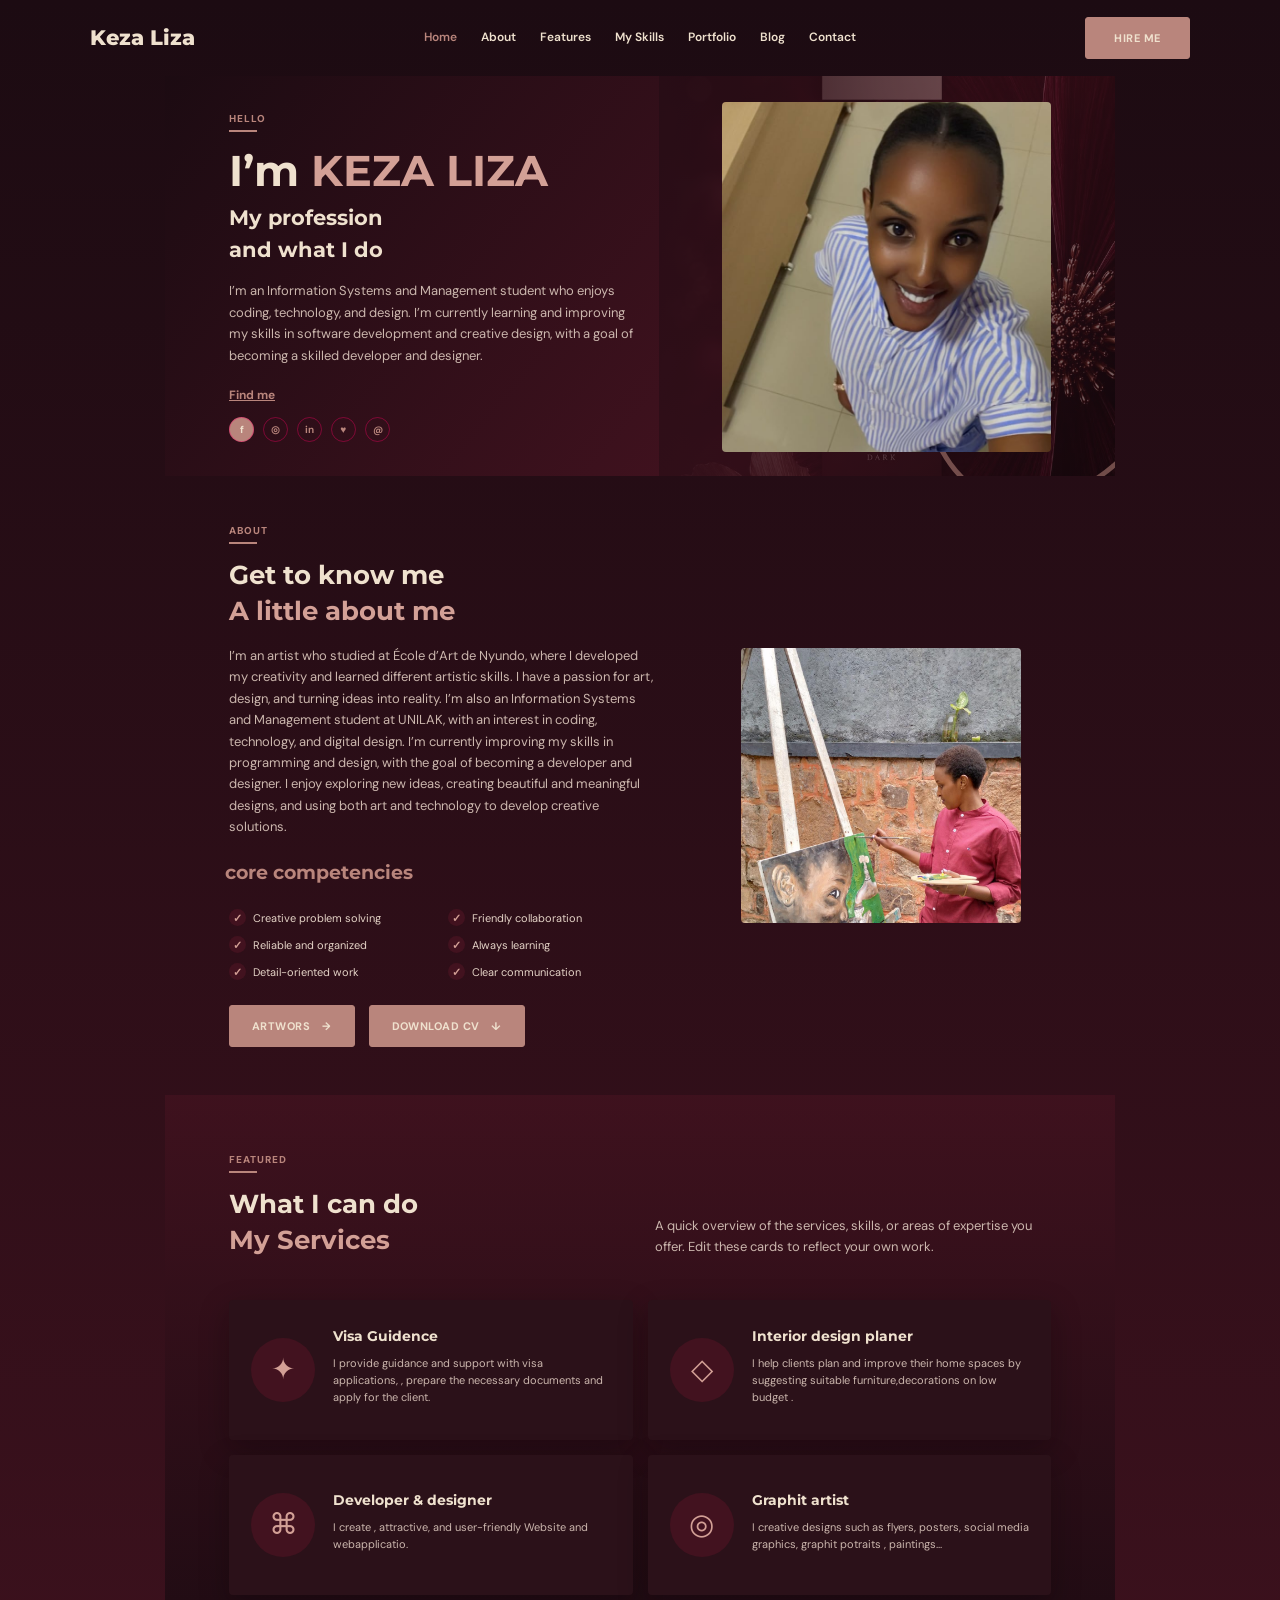
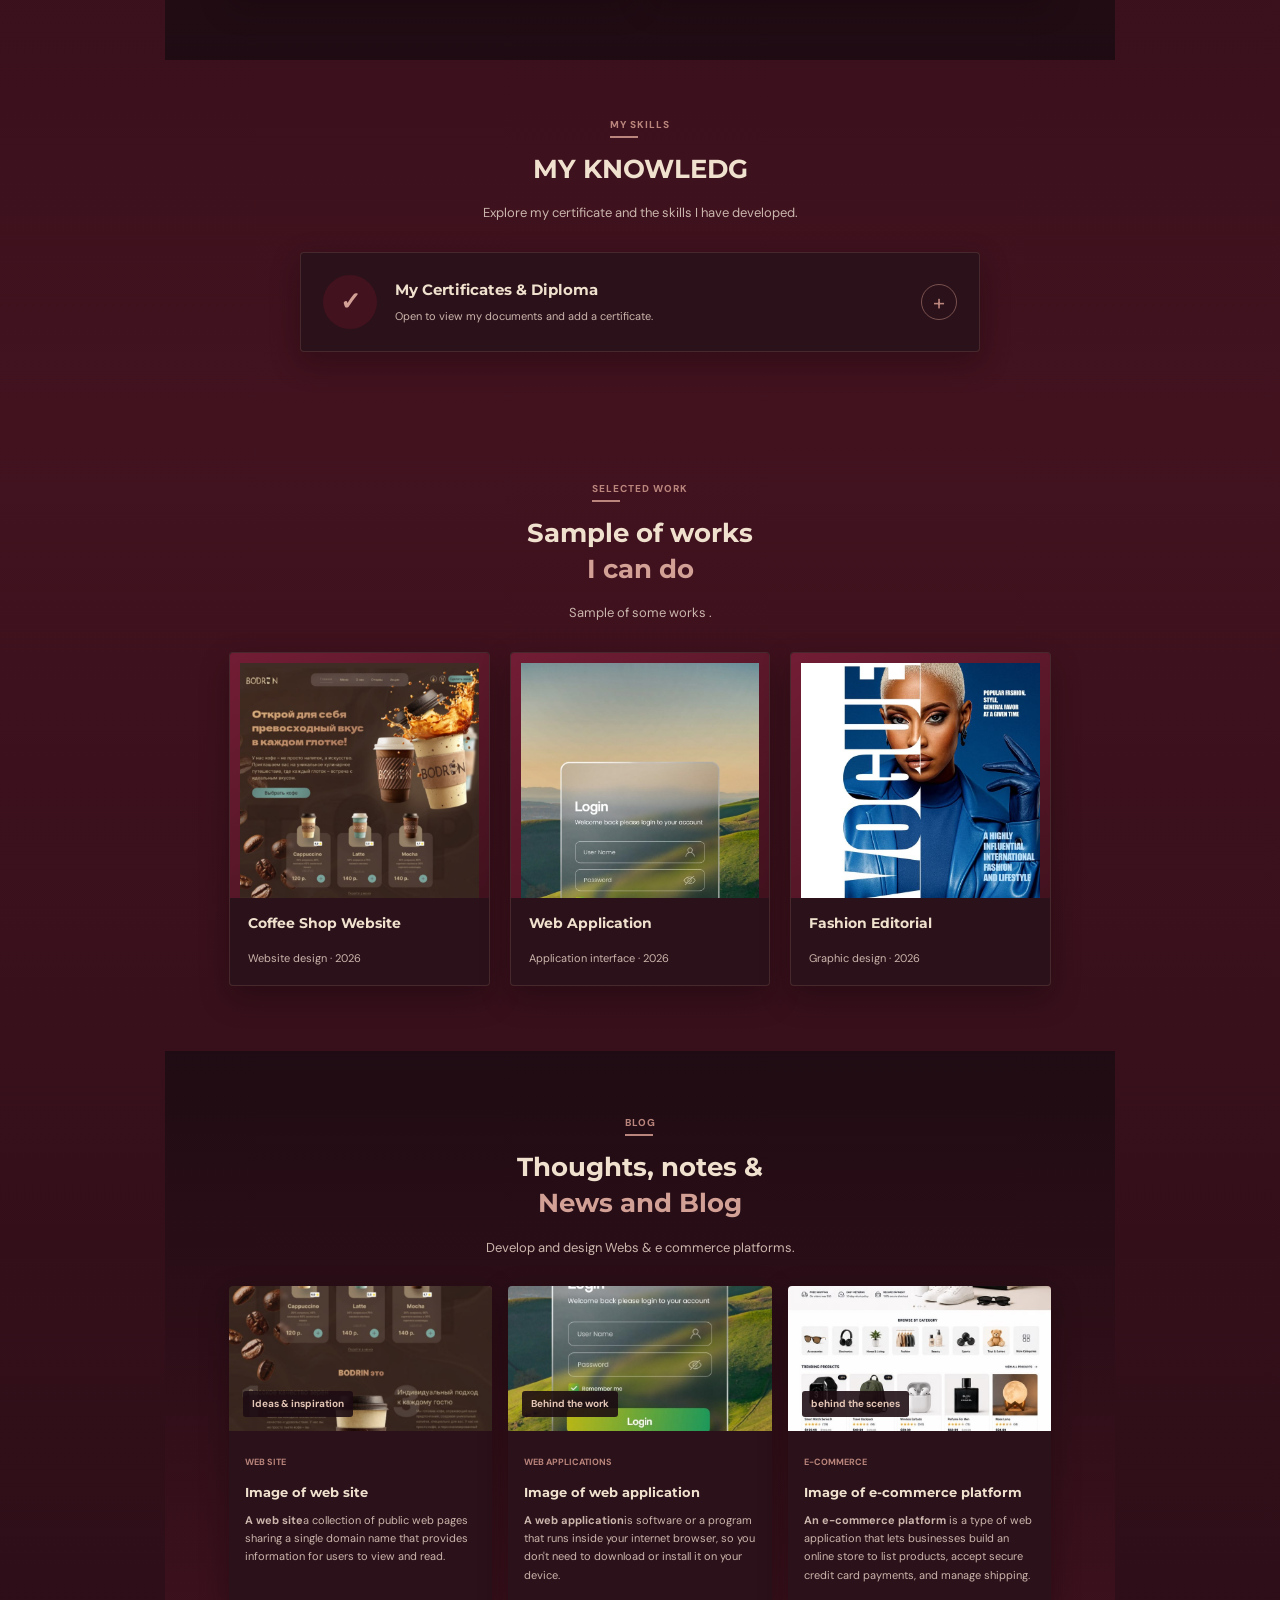
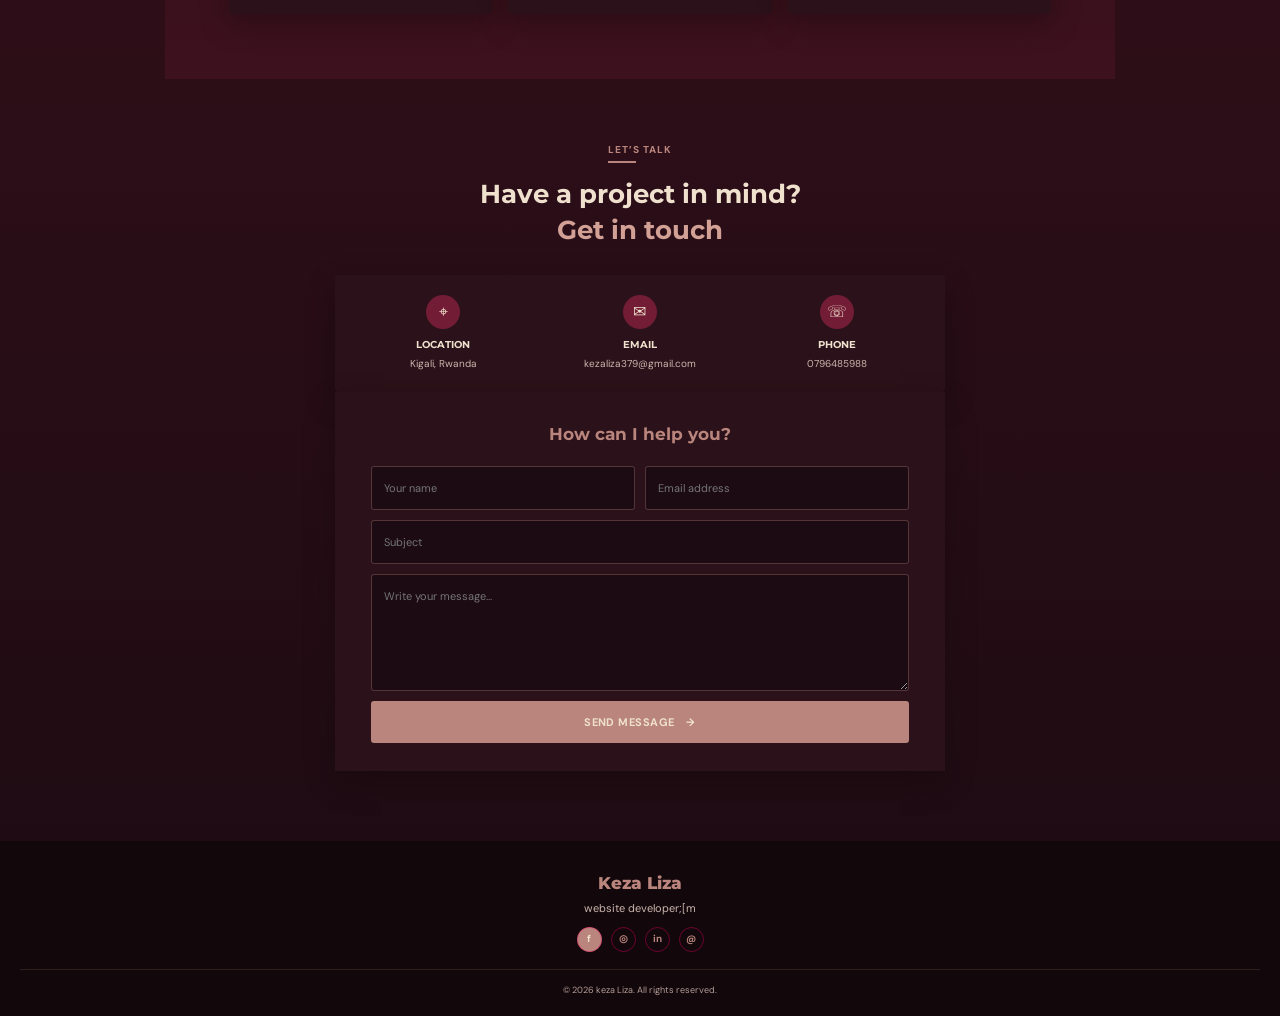
<file: index.html>
<!doctype html>
<html lang="en">
<head>
  <meta charset="utf-8">
  <meta name="viewport" content="width=device-width, initial-scale=1">
  <meta name="description" content="Personal portfolio of Your Name.">
  <title>Your Name | My personal profile</title>
  <link rel="stylesheet" href="styles.css">
</head>
<body>
  <header class="site-header">
    <a class="brand" href="#home">Keza Liza</a>
    <nav class="main-nav" aria-label="Main navigation">
      <a class="nav-current" href="#home">Home</a>
      <a href="#about">About</a>
      <a href="#services">Features</a>
      <a href="#skills">My Skills</a>
      <a href="#portfolio">Portfolio</a>
      <a href="#blog">Blog</a>
      <a href="#contact">Contact</a>
    </nav>
    <a class="button header-button" href="#contact">Hire me</a>
  </header>

  <main>
    <section class="hero hero-container section-wrap" id="home">
      <div class="hero-content">
        <p class="eyebrow">Hello</p>
        <h1>I’m <span>KEZA LIZA</span></h1>
        <h2>My profession<br>and what I do</h2>
        <p class="intro-text">I’m an Information Systems and Management student who enjoys coding, technology, and design. I’m currently learning and improving my skills in software development and creative design, with a goal of becoming a skilled developer and designer.</p>
        <a class="text-link" href="#contact">Find me</a>
        <div class="social-links" aria-label="Social links">
          <a href="https://www.facebook.com/keza.liza.71" aria-label="Facebook" target="_blank" rel="noopener noreferrer">f</a>
          <a href="https://www.instagram.com/k.e.z.a_l.i.z.a?stkn=MXdlN2VhcmMwejMxbA%3D%3D&amp;utm_source=qr" aria-label="Instagram" target="_blank" rel="noopener noreferrer">◎</a>
          <a href="#https://www.linkedin.com/in/keza-liza-58833b394/" aria-label="LinkedIn">in</a>
          <a href="#contact" aria-label="Twitter">♥</a>
          <a href="https://mail.google.com/mail/?view=cm&amp;fs=1&amp;to=kezaliza379@gmail.com" target="_blank" rel="noopener noreferrer" aria-label="Email">@</a>
        </div>
      </div>
      <div class="hero-image-container">
        <img src="WhatsApp Image 2026-10-05 at 12.53.48.jpeg" alt="Portrait of Your Name">
      </div>
      <span class="hero-swoosh" aria-hidden="true"></span>
    </section>

    <section class="about section-wrap" id="about">
      <div class="about-copy">
        <p class="eyebrow">About</p>
        <h2>Get to know me<br><span>A little about me</span></h2>
        <p class="section-description">I’m an artist who studied at École d’Art de Nyundo, where I developed my creativity and learned different artistic skills. I have a passion for art, design, and turning ideas into reality. I’m also an Information Systems and Management student at UNILAK, with an interest in coding, technology, and digital design. I’m currently improving my skills in programming and design, with the goal of becoming a developer and designer. I enjoy exploring new ideas, creating beautiful and meaningful designs, and using both art and technology to develop creative solutions.</p>
        <h3 class="comp">core competencies</h3>
        <ul class="check-list">
          <li>Creative problem solving</li>
          <li>Friendly collaboration</li>
          <li>Reliable and organized</li>
          <li>Always learning</li>
          <li>Detail-oriented work</li>
          <li>Clear communication</li>
        </ul>
        <div class="button-row">
          <a class="button" href="qr code.jpg" target="_blank" rel="noopener">Artwors <span>→</span></a>
          <a class="button" href="KEZA%20LIZA%27s%20CV.pdf" download="KEZA LIZA's CV.pdf">Download CV <span>↓</span></a>
        </div>
      </div>
      <div class="about-photo">
        <img src="me.jpeg" alt="A glowing globe held in an outstretched hand">click on the qr code to  see my artwork.
      </div>
    </section>

    <section class="services section-wrap" id="services">
      <div class="section-heading">
        <div>
          <p class="eyebrow">Featured</p>
          <h2>What I can do<br><span>My Services</span></h2>
        </div>
        <p class="section-description">A quick overview of the services, skills, or areas of expertise you offer. Edit these cards to reflect your own work.</p>
      </div>
      <div class="service-grid">
        <article class="service-card">
          <div class="service-icon">✦</div>
          <div><h3>Visa Guidence</h3><p>
I provide guidance and support with visa applications, , prepare the necessary documents and apply for the client.</p><a href="#contact" aria-label="Learn about Service One"></a></div>
        </article>
        <article class="service-card">
          <div class="service-icon">◇</div>
          <div><h3>Interior design planer</h3><p>I help clients plan and improve their home spaces by suggesting suitable furniture,decorations on low budget .</p><a href="#contact" aria-label="Learn about Service Two"></a></div>
        </article>
        <article class="service-card">
          <div class="service-icon">⌘</div>
          <div><h3> Developer & designer</h3><p>I create , attractive, and user-friendly Website and webapplicatio.</p><a href="#contact" aria-label="Learn about Service Three"></a></div>
        </article>
        <article class="service-card">
          <div class="service-icon">◎</div>
          <div><h3>Graphit artist</h3><p>I creative designs such as flyers, posters, social media graphics,  graphit potraits , paintings...</gp><a href="#contact" aria-label="Learn about Service Four"></a></div>
        </article>
      </div>
    </section>

    <section class="skills section-wrap" id="skills">
      <p class="eyebrow">My skills</p>
      <h2>MY KNOWLEDG</h2>
      <p class="section-description centered">Explore my certificate and the skills I have developed.</p>
      <details class="knowledge-card">
        <summary class="knowledge-summary">
          <span class="certificate-icon" aria-hidden="true">✓</span>
          <span class="certificate-copy">
            <span class="knowledge-title">My Certificates &amp; Diploma</span>
            <span class="knowledge-description">Open to view my documents and add a certificate.</span>
          </span>
          <span class="knowledge-toggle" aria-hidden="true">+</span>
        </summary>
        <div class="knowledge-content">
          <div class="certificate-list" aria-label="Certificates and diplomas">
            <div class="certificate-item">
              <div class="certificate-icon" aria-hidden="true">✓</div>
              <div class="certificate-copy">
                <h3>My Certificate</h3>
                <p>View or download my certificate.</p>
              </div>
              <div class="certificate-actions">
                <a class="button button-outline" href="my%20celeteficat.pdf" target="_blank" rel="noopener noreferrer">View <span>↗</span></a>
                <a class="button" href="my%20celeteficat.pdf" download>Download <span>↓</span></a>
              </div>
            </div>
            <div class="certificate-item">
              <div class="certificate-icon" aria-hidden="true">✓</div>
              <div class="certificate-copy">
                <h3>My Diploma</h3>
                <p>View or download my diploma.</p>
              </div>
              <div class="certificate-actions">
                <a class="button button-outline" href="diploma%20keza.pdf" target="_blank" rel="noopener noreferrer">View <span>↗</span></a>
                <a class="button" href="diploma%20keza.pdf" download>Download <span>↓</span></a>
              </div>
            </div>
          </div>
          <div class="certificate-manager">
            <div class="certificate-manager-copy">
              <p>Select one or more PDF or image files. Added files are saved in this browser on this device.</p>
            </div>
            <label class="button add-certificate-button" for="certificate-upload" aria-label="Add certificate" title="Add certificate"><span aria-hidden="true">+</span></label>
            <input class="visually-hidden" id="certificate-upload" type="file" accept=".pdf,application/pdf,image/*" multiple disabled>
            <p class="certificate-status" id="certificate-status" role="status" aria-live="polite">Loading saved certificates…</p>
            <div class="added-certificates" id="added-certificates" aria-label="Added certificates"></div>
          </div>
        </div>
      </details>
    </section>

    <section class="portfolio section-wrap" id="portfolio">
      <p class="eyebrow">Selected work</p>
      <h2>Sample of works<br><span>I can do</span></h2>
      <p class="section-description centered">Sample of some works  .</p>
      <div class="project-grid">
        <article class="project-card"><div class="project-art"><img src="coffee-website.jpg" alt="Coffee shop website design with featured drinks"></div><h3>Coffee Shop Website</h3><p>Website design · 2026</p></article>
        <article class="project-card"><div class="project-art"><img src="web-application.jpg" alt="Web application login screen design"></div><h3>Web Application</h3><p>Application interface · 2026</p></article>
        <article class="project-card"><div class="project-art"><img src="fashion-editorial.jpg" alt="Fashion editorial poster design featuring a model in a blue outfit"></div><h3>Fashion Editorial</h3><p>Graphic design · 2026</p></article>
      </div>
    </section>

    <section class="blog section-wrap" id="blog">
      <p class="eyebrow">Blog</p>
      <h2>Thoughts, notes &amp;<br><span>News and Blog</span></h2>
      <p class="section-description centered">Develop and design Webs & e commerce platforms.</p>
      <div class="blog-grid">
        <article class="blog-card">
          <div class="blog-art blog-art-one" style="position: relative; overflow: hidden;"><img src="coffee-website.jpg" alt="Coffee shop website design" style="position: absolute; inset: 0; width: 100%; height: 100%; object-fit: cover;"><span style="position: relative;">Ideas &amp; inspiration</span></div>
          <div class="blog-content"><span class="tag">Web site</span><h3>Image of web site</h3><p><b>A web site</b>a collection of public web pages sharing a single domain name that provides information for users to view and read.</p> <span></span></a></div>
        </article>
        <article class="blog-card">
          <div class="blog-art blog-art-two" style="position: relative; overflow: hidden;"><img src="web-application.jpg" alt="Web application login screen design" style="position: absolute; inset: 0; width: 100%; height: 100%; object-fit: cover;"><span style="position: relative;">Behind the work</span></div>
          <div class="blog-content"><span class="tag">Web applications</span><h3>Image of web application</h3><p><b>A web application</b>is software or a program that runs inside your internet browser, so you don't need to download or install it on your device.</p> <span></span></a></div>
        </article>
        <article class="blog-card">
          <div class="blog-art blog-art-three" style="position: relative; overflow: hidden;"><img src="ecommarce.jpg" alt="E-commerce platform design" style="position: absolute; inset: 0; width: 100%; height: 100%; object-fit: cover;"><span style="position: relative;">behind the scenes</span></div>
          <div class="blog-content"><span class="tag">E-commerce</span><h3>Image of e-commerce platform</h3><p><b>An e-commerce platform</b> is a type of web application that lets businesses build an online store to list products, accept secure credit card payments, and manage shipping.</p> <span></span></a></div>
        </article>
      </div>
    </section>

    <section class="contact section-wrap" id="contact">
      <p class="eyebrow">Let’s talk</p>
      <h2>Have a project in mind?<br><span>Get in touch</span></h2>
      <div class="contact-details">
        <div><span class="detail-icon">⌖</span><h3>Location</h3><p>Kigali, Rwanda</p></div>
        <div><span class="detail-icon">✉</span><h3>Email</h3><p>kezaliza379@gmail.com</p></div>
        <div><span class="detail-icon">☏</span><h3>Phone</h3><p>0796485988</p></div>
      </div>
      <div class="contact-panel">
        <h3>How can I help you?</h3>
        <form action="mailto:kezaliza379@gmail.com" method="post" enctype="text/plain">
          <label class="visually-hidden" for="name">Your name</label>
          <input id="name" name="name" type="text" placeholder="Your name">
          <label class="visually-hidden" for="email">Email address</label>
          <input id="email" name="email" type="email" placeholder="Email address">
          <label class="visually-hidden" for="subject">Subject</label>
          <input class="full-width" id="subject" name="subject" type="text" placeholder="Subject">
          <label class="visually-hidden" for="message">Your message</label>
          <textarea class="full-width" id="message" name="message" rows="5" placeholder="Write your message..."></textarea>
          <button class="button full-width" type="submit">Send message <span>→</span></button>
        </form>
      </div>
    </section>
  </main>
  <script>
    // Smooth scrolling for anchor links
    document.querySelectorAll('a[href^="#"]').forEach(anchor => {
      anchor.addEventListener('click', function (e) {
        e.preventDefault();
        const target = document.querySelector(this.getAttribute('href'));
        if (target) {
          target.scrollIntoView({ behavior: 'smooth' });
        }
      });
    });
  </script>
  <script>
    const certificateInput = document.getElementById('certificate-upload');
    const certificateStatus = document.getElementById('certificate-status');
    const addedCertificates = document.getElementById('added-certificates');
    const certificateDatabaseName = 'keza-portfolio-certificates';
    const certificateObjectUrls = new Map();

    function openCertificateDatabase() {
      return new Promise((resolve, reject) => {
        const request = indexedDB.open(certificateDatabaseName, 1);
        request.onupgradeneeded = () => {
          request.result.createObjectStore('certificates', { keyPath: 'id' });
        };
        request.onsuccess = () => resolve(request.result);
        request.onerror = () => reject(request.error || new Error('Could not open certificate storage.'));
      });
    }

    function createCertificateRow(certificate, database, saved) {
      const objectUrl = URL.createObjectURL(certificate.blob);
      if (saved) certificateObjectUrls.set(certificate.id, objectUrl);

      const row = document.createElement('div');
      row.className = 'certificate-item added-certificate';

      const icon = document.createElement('div');
      icon.className = 'certificate-icon';
      icon.setAttribute('aria-hidden', 'true');
      icon.textContent = '✓';

      const copy = document.createElement('div');
      copy.className = 'certificate-copy';
      const title = document.createElement('h3');
      title.textContent = certificate.name;
      const description = document.createElement('p');
      description.textContent = 'Added certificate';
      copy.append(title, description);

      const actions = document.createElement('div');
      actions.className = 'certificate-actions';
      const viewLink = document.createElement('a');
      viewLink.className = 'button button-outline';
      viewLink.href = objectUrl;
      viewLink.target = '_blank';
      viewLink.rel = 'noopener noreferrer';
      viewLink.textContent = 'View ↗';
      const downloadLink = document.createElement('a');
      downloadLink.className = 'button';
      downloadLink.href = objectUrl;
      downloadLink.download = certificate.name;
      downloadLink.textContent = 'Download ↓';
      actions.append(viewLink, downloadLink);

      const removeButton = document.createElement('button');
      removeButton.className = 'remove-certificate';
      removeButton.type = 'button';
      removeButton.textContent = 'Remove';
      removeButton.setAttribute('aria-label', `Remove ${certificate.name}`);
      removeButton.addEventListener('click', async () => {
        try {
          const transaction = database.transaction('certificates', 'readwrite');
          transaction.objectStore('certificates').delete(certificate.id);
          transaction.oncomplete = () => {
            URL.revokeObjectURL(objectUrl);
            certificateObjectUrls.delete(certificate.id);
            row.remove();
            certificateStatus.textContent = 'Certificate removed from this browser.';
          };
          transaction.onerror = () => {
            certificateStatus.textContent = 'Could not remove this certificate. Please try again.';
          };
        } catch (error) {
          certificateStatus.textContent = `Could not remove this certificate: ${error.message}`;
        }
      });

      row.append(icon, copy, actions, removeButton);
      addedCertificates.append(row);
    }

    async function loadSavedCertificates() {
      try {
        if (!('indexedDB' in window)) throw new Error('This browser does not support saved certificates.');
        const database = await openCertificateDatabase();
        const transaction = database.transaction('certificates', 'readonly');
        const request = transaction.objectStore('certificates').getAll();
        request.onsuccess = () => {
          request.result.forEach(certificate => createCertificateRow(certificate, database, true));
          certificateInput.disabled = false;
          certificateStatus.textContent = 'Added certificates are saved in this browser on this device.';
        };
        request.onerror = () => {
          certificateStatus.textContent = 'Could not load saved certificates. Please refresh the page.';
        };

        certificateInput.addEventListener('change', async () => {
          const files = Array.from(certificateInput.files || []);
          if (!files.length) return;

          let addedCount = 0;
          const errors = [];
          for (const file of files) {
            if (file.type !== 'application/pdf' && !file.type.startsWith('image/')) {
              errors.push(`${file.name}: choose a PDF or image.`);
              continue;
            }

            const certificate = {
              id: `${Date.now()}-${Math.random().toString(36).slice(2)}`,
              name: file.name,
              blob: file
            };
            try {
              const saveTransaction = database.transaction('certificates', 'readwrite');
              saveTransaction.objectStore('certificates').add(certificate);
              await new Promise((resolve, reject) => {
                saveTransaction.oncomplete = resolve;
                saveTransaction.onerror = () => reject(saveTransaction.error || new Error('Could not save this file.'));
              });
              createCertificateRow(certificate, database, true);
              addedCount += 1;
            } catch (error) {
              errors.push(`${file.name}: ${error.message}`);
            }
          }

          certificateStatus.textContent = errors.length
            ? `${addedCount} certificate(s) added. ${errors.join(' ')}`
            : `${addedCount} certificate(s) saved in this browser.`;
          certificateInput.value = '';
        });
      } catch (error) {
        certificateStatus.textContent = `Certificate storage is unavailable: ${error.message}`;
      }
    }

    loadSavedCertificates();
  </script>

  <footer class="site-footer">
    <a class="footer-name" href="#home">Keza Liza</a>
    <p>website developer;[m</p>
    <div class="social-links" aria-label="Social links">
      <a href="#contact" aria-label="Facebook">f</a>
      <a href="#contact" aria-label="Instagram">◎</a>
      <a href="#contact" aria-label="LinkedIn">in</a>
      <a href="#contact" aria-label="Email">@</a>
    </div>
    <small>© 2026 keza Liza. All rights reserved.</small>
  </footer>
</body>
</html>
</file>
<file: styles.css>
@import url('https://fonts.googleapis.com/css2?family=DM+Sans:wght@400;500;600;700&family=Montserrat:wght@500;600;700;800&display=swap');

:root {
  --pink: #b9857c;
  --pink-dark: #9c625c;
  --ink: #efe1ce;
  --muted: #cbb6ad;
  --page: #1c0b12;
  --card: #2b1119;
  --white: #efe1ce;
  --shadow: 0 10px 30px rgba(10, 2, 5, .3);
}

* { box-sizing: border-box; }
html { scroll-behavior: smooth; }
body {
  margin: 0;
  color: var(--ink);
  background: linear-gradient(180deg, #1c0b12, #42121f 48%, #1c0b12);
  font-family: 'DM Sans', Arial, sans-serif;
  line-height: 1.65;
}
a { color: inherit; text-decoration: none; }
.site-header {
  width: min(100% - 48px, 1100px);
  height: 76px;
  margin: auto;
  display: flex;
  align-items: center;
  justify-content: space-between;
  gap: 28px;
}
.brand, .footer-name {
  font-family: 'Montserrat', sans-serif;
  font-weight: 800;
  font-size: 21px;
  white-space: nowrap;
}
.main-nav { display: flex; align-items: center; gap: 24px; }
.main-nav a { font-size: 12px; font-weight: 600; transition: color .2s; }
.main-nav a:hover, .main-nav .nav-current { color: var(--pink); }
.button {
  display: inline-flex;
  align-items: center;
  justify-content: center;
  gap: 12px;
  min-height: 42px;
  padding: 0 22px;
  border: 1px solid var(--pink);
  border-radius: 3px;
  background: var(--pink);
  color: var(--white);
  font-family: inherit;
  font-size: 11px;
  font-weight: 700;
  letter-spacing: .04em;
  text-transform: uppercase;
  cursor: pointer;
  transition: background .2s, color .2s, transform .2s;
}
.button:hover { background: var(--pink-dark); transform: translateY(-2px); }
.header-button { min-width: 105px; }
.section-wrap { width: min(100% - 48px, 950px); margin: 0 auto; }
.hero {
  min-height: 390px;
  position: relative;
  display: flex;
  align-items: center;
  gap: 0;
  overflow: hidden;
  padding: 26px 5% 24px;
  background: linear-gradient(130deg, #1c0b12, #42121f 70%, #1c0b12);
}
.hero::before {
  position: absolute;
  inset: 0 0 0 auto;
  width: 48%;
  background: linear-gradient(90deg, #1c0b12 0%, rgba(28,11,18,.45) 48%, rgba(28,11,18,.08)), url("deco.jpg") right center / auto 175% no-repeat;
  content: "";
  opacity: .42;
  pointer-events: none;
}
.hero-content { order: 1; position: relative; z-index: 2; flex: 1 1 0; max-width: none; text-align: left; }
.eyebrow {
  display: table;
  margin: 0 0 13px;
  color: var(--pink);
  font-size: 10px;
  font-weight: 800;
  letter-spacing: .1em;
  line-height: 1.3;
  text-transform: uppercase;
}
.eyebrow::after {
  display: block;
  width: 28px;
  height: 2px;
  margin-top: 5px;
  background: var(--pink);
  content: "";
}
h1, h2, h3, p { margin-top: 0; }
h1, h2, h3 { font-family: 'Montserrat', Arial, sans-serif; }
h1 { margin-bottom: 3px; font-size: clamp(31px, 4vw, 43px); line-height: 1.2; }
h1 span, h2 span { color: #d3a096; }
.hero h2 { margin: 6px 0 15px; font-size: 21px; line-height: 1.5; }
.intro-text, .section-description { color: var(--muted); font-size: 13px; }
.intro-text { max-width: 410px; margin-bottom: 15px; }
.text-link { color: var(--pink); font-size: 12px; font-weight: 700; text-decoration: underline; }
.social-links { display: flex; gap: 9px; margin-top: 10px; }
.social-links a {
  width: 25px;
  height: 25px;
  display: grid;
  place-items: center;
  border: 1px solid rgba(245, 0, 99, .4);
  border-radius: 50%;
  color: var(--pink);
  font-size: 10px;
  font-weight: 700;
}
.social-links a:first-child { background: var(--pink); color: var(--white); }
.hero-image-container { order: 2; flex: 0 0 40%; align-self: center; z-index: 1; height: 350px; width: min(100%, 340px); margin-left: auto; }
.hero-image-container img { width: 100%; height: 100%; object-fit: cover; object-position: 50% 28%; border-radius: 4px; }
.hero-swoosh {
  position: absolute;
  width: 290px;
  height: 490px;
  right: -105px;
  top: -51px;
  border: 5px solid rgba(185, 133, 124, .55);
  border-left-color: transparent;
  border-radius: 50%;
  transform: rotate(19deg);
}
.about {
  min-height: 360px;
  display: grid;
  grid-template-columns: 1fr .8fr;
  align-items: center;
  gap: 55px;
  padding: 48px 5%;
}
.about h2, .section-heading h2, .portfolio h2, .blog h2, .contact h2 { margin-bottom: 15px; font-size: 26px; line-height: 1.4; }
.section-description { margin-bottom: 20px; }
.comp { margin: 0 0 20px; text-align: left; position: relative; left: -4px; }
.check-list { display: grid; grid-template-columns: 1fr 1fr; gap: 9px 12px; margin: 0 0 24px; padding: 0; text-align: left; list-style: none; }
.check-list li { color: #e4d3c6; font-size: 11px; }
.check-list li::before { content: "✓"; display: inline-grid; place-items: center; width: 17px; height: 17px; margin-right: 7px; border-radius: 50%; background: #42121f; color: #d3a096; font-weight: 800; }
.button-row { display: flex; gap: 14px; }
.about-photo { height: 275px; width: 100%; max-width: 280px; justify-self: center; border-radius: 4px; background: #42121f; overflow: hidden; }
.about-photo img { width: 100%; height: 100%; object-fit: cover; object-position: 50% 26%; }
.services { padding: 58px 5% 65px; background: linear-gradient(180deg, rgba(66,18,31,.78), rgba(28,11,18,.92)); }
.section-heading { display: grid; grid-template-columns: 1fr 1fr; align-items: end; gap: 30px; margin-bottom: 26px; }
.section-heading .section-description { max-width: 380px; margin-bottom: 16px; }
.service-grid { display: grid; grid-template-columns: repeat(2, 1fr); gap: 15px; }
.service-card { display: flex; gap: 18px; align-items: center; min-height: 140px; padding: 22px; border-radius: 4px; background: #2b1119; box-shadow: var(--shadow); }
.service-icon { flex: 0 0 64px; width: 64px; height: 64px; display: grid; place-items: center; border-radius: 50%; background: #42121f; color: #d3a096; font-size: 29px; }
.service-card h3 { margin: 0 0 7px; font-size: 14px; }
.service-card p { margin: 0 0 8px; color: var(--muted); font-size: 11px; line-height: 1.55; }
.service-card div:last-child > a { color: var(--pink); font-size: 21px; font-weight: 700; }
.portfolio, .blog { padding: 65px 5%; text-align: center; }
.portfolio .eyebrow, .blog .eyebrow, .contact > .eyebrow { margin-left: auto; margin-right: auto; }
.centered { max-width: 510px; margin: 0 auto 28px; }
.project-grid { display: grid; grid-template-columns: repeat(3, 1fr); gap: 20px; text-align: left; }
.project-card { overflow: hidden; padding-bottom: 18px; border: 1px solid rgba(185, 133, 124, .2); border-radius: 4px; background: var(--card); box-shadow: 0 12px 30px rgba(10, 2, 5, .3); transition: transform .25s ease, box-shadow .25s ease; }
.project-card:hover { transform: translateY(-6px); box-shadow: 0 18px 36px rgba(10, 2, 5, .42); }
.project-art { height: 245px; display: grid; place-items: center; overflow: hidden; background: linear-gradient(145deg, #721d35, #42121f); color: rgba(255,255,255,.85); font-family: 'Montserrat', sans-serif; font-size: 42px; font-weight: 800; }
.project-art img { width: 100%; height: 100%; object-fit: contain; padding: 10px; transition: transform .35s ease; }
.project-card:hover .project-art img { transform: scale(1.04); }
.project-art.portrait-closeup { background: linear-gradient(145deg, #b9857c, #42121f); }
.project-art.portrait-closeup img { object-fit: cover; object-position: center 38%; padding: 0; filter: saturate(.8) contrast(1.04); }
.art-one { background: linear-gradient(140deg, #b9857c, #721d35 47%, #42121f); }
.art-two { background: linear-gradient(140deg, #42121f, #721d35 48%, #b9857c); }
.art-three { background: linear-gradient(140deg, #b9857c, #721d35 50%, #1c0b12); }
.project-card h3, .project-card p { margin: 14px 18px 0; }
.project-card h3 { font-size: 14px; }
.project-card p { color: var(--muted); font-size: 11px; }
.skills { padding: 58px 5% 65px; text-align: center; }
.skills > .eyebrow { margin-left: auto; margin-right: auto; }
.skills h2 { margin-bottom: 15px; font-size: 26px; line-height: 1.4; }
.knowledge-card { max-width: 680px; margin: 0 auto; border: 1px solid rgba(185, 133, 124, .2); border-radius: 4px; background: var(--card); box-shadow: var(--shadow); text-align: left; }
.knowledge-summary { display: flex; align-items: center; gap: 18px; padding: 22px; cursor: pointer; list-style: none; }
.knowledge-summary::-webkit-details-marker { display: none; }
.knowledge-summary:focus-visible { outline: 2px solid var(--pink); outline-offset: 3px; }
.knowledge-summary .certificate-icon { flex: 0 0 54px; }
.knowledge-title, .knowledge-description { display: block; }
.knowledge-title { margin-bottom: 5px; font-family: 'Montserrat', Arial, sans-serif; font-size: 15px; font-weight: 700; }
.knowledge-description { color: var(--muted); font-size: 11px; }
.knowledge-toggle { display: grid; flex: 0 0 36px; width: 36px; height: 36px; place-items: center; border: 1px solid rgba(185, 133, 124, .55); border-radius: 50%; color: var(--pink); font-size: 22px; }
.knowledge-card[open] .knowledge-toggle { transform: rotate(45deg); }
.knowledge-content { padding: 0 22px 22px; }
.certificate-list { border-top: 1px solid rgba(185, 133, 124, .2); }
.certificate-item { display: flex; align-items: center; gap: 18px; padding: 18px 0; border-bottom: 1px solid rgba(185, 133, 124, .14); }
.certificate-icon { flex: 0 0 54px; width: 54px; height: 54px; display: grid; place-items: center; border-radius: 50%; background: #42121f; color: #d3a096; font-size: 25px; font-weight: 700; }
.certificate-copy { flex: 1; }
.certificate-copy h3 { margin: 0 0 5px; font-size: 14px; }
.certificate-copy p { margin: 0; color: var(--muted); font-size: 11px; }
.certificate-actions { display: flex; flex-wrap: wrap; gap: 10px; }
.certificate-actions .button { min-height: 36px; padding: 0 14px; font-size: 9px; }
.certificate-manager { padding-top: 20px; text-align: center; }
.certificate-manager-copy p, .certificate-status { color: var(--muted); font-size: 11px; }
.certificate-manager-copy p { margin-bottom: 14px; }
.add-certificate-button { width: 42px; min-height: 42px; margin: 0 auto; padding: 0; cursor: pointer; font-size: 20px; }
.certificate-status { margin: 12px 0 0; }
.added-certificates:empty { display: none; }
.remove-certificate { padding: 7px 10px; border: 1px solid rgba(185, 133, 124, .35); border-radius: 3px; background: transparent; color: var(--pink); font: inherit; font-size: 10px; cursor: pointer; }
.remove-certificate:hover { background: rgba(185, 133, 124, .1); }
.blog { background: linear-gradient(180deg, rgba(28,11,18,.88), rgba(66,18,31,.82)); }
.blog-grid { display: grid; grid-template-columns: repeat(3, 1fr); gap: 16px; text-align: left; }
.blog-card { overflow: hidden; border-radius: 4px; background: var(--card); box-shadow: var(--shadow); }
.blog-art { height: 145px; display: flex; align-items: end; padding: 14px; background-size: cover; }
.blog-art span { padding: 5px 9px; border-radius: 3px; background: rgba(28,11,18,.88); color: #e4c6b6; font-size: 10px; font-weight: 700; }
.blog-art-one { background: radial-gradient(circle at 30% 40%, #efe1ce 0 4%, transparent 5%), radial-gradient(circle at 72% 29%, #b9857c 0 9%, transparent 10%), linear-gradient(135deg, #1c0b12, #721d35 45%, #b9857c); }
.blog-art-two { background: radial-gradient(ellipse at 50% 38%, #b9857c 0 12%, transparent 13%), linear-gradient(140deg, #1c0b12, #42121f 50%, #b9857c); }
.blog-art-three { background: radial-gradient(circle at 68% 37%, #efe1ce 0 12%, transparent 13%), linear-gradient(140deg, #1c0b12, #721d35 52%, #b9857c); }
.blog-content { padding: 16px; }
.tag { color: var(--pink); font-size: 9px; font-weight: 700; text-transform: uppercase; }
.blog-content h3 { margin: 8px 0; font-size: 13px; }
.blog-content p { min-height: 38px; margin-bottom: 14px; color: var(--muted); font-size: 11px; }
.button-outline { min-height: 34px; padding: 0 13px; background: transparent; color: var(--pink); font-size: 9px; }
.button-outline:hover { color: var(--white); }
.contact { padding: 64px 5% 70px; text-align: center; }
.contact-details { display: grid; grid-template-columns: repeat(3, 1fr); max-width: 610px; margin: 27px auto 0; padding: 20px 10px; border-radius: 4px; background: var(--card); box-shadow: var(--shadow); }
.contact-details > div { padding: 0 10px; }
.detail-icon { width: 34px; height: 34px; display: grid; place-items: center; margin: 0 auto 8px; border-radius: 50%; background: #721d35; color: var(--white); font-size: 16px; }
.contact-details h3 { margin-bottom: 2px; font-size: 10px; text-transform: uppercase; }
.contact-details p { margin: 0; color: var(--muted); font-size: 10px; }
.contact-panel { width: min(100%, 610px); margin: 0 auto; padding: 28px 36px; background: #2b1119; box-shadow: 0 12px 30px rgba(10,2,5,.22); }
.contact-panel h3 { margin-bottom: 17px; color: var(--pink); font-size: 17px; }
.contact-panel form { display: grid; grid-template-columns: 1fr 1fr; gap: 10px; }
.contact-panel input, .contact-panel textarea { width: 100%; min-width: 0; padding: 12px; border: 1px solid rgba(185,133,124,.35); border-radius: 3px; background: #1c0b12; color: var(--ink); font: inherit; font-size: 11px; }
.contact-panel textarea { resize: vertical; }
.contact-panel .full-width { grid-column: 1 / -1; }
.contact-panel button { border: 0; }
.visually-hidden { position: absolute; width: 1px; height: 1px; padding: 0; margin: -1px; overflow: hidden; clip: rect(0, 0, 0, 0); white-space: nowrap; border: 0; }
.site-footer { padding: 28px 20px 18px; background: #12070b; text-align: center; }
.footer-name { color: var(--pink); font-size: 17px; }
.site-footer p { margin: 2px 0 10px; color: var(--muted); font-size: 11px; }
.site-footer .social-links { justify-content: center; margin: 0 0 17px; }
.site-footer small { display: block; padding-top: 13px; border-top: 1px solid rgba(185,133,124,.18); color: #b49d98; font-size: 9px; }

@media (max-width: 760px) {
  .site-header { width: min(100% - 32px, 600px); height: auto; min-height: 70px; flex-wrap: wrap; gap: 10px; padding: 14px 0; }
  .brand { font-size: 18px; }
  .main-nav { order: 3; width: 100%; justify-content: space-between; gap: 12px; overflow-x: auto; }
  .main-nav a { white-space: nowrap; font-size: 11px; }
  .header-button { min-height: 36px; min-width: auto; padding: 0 14px; }
  .section-wrap { width: min(100% - 32px, 600px); }
  .hero { min-height: 350px; gap: 0; padding: 26px 3% 18px; }
  .hero-image-container { flex-basis: 38%; height: 285px; }
  .hero-swoosh { right: -185px; }
  .about { gap: 25px; padding-top: 42px; padding-bottom: 42px; }
  .section-heading { gap: 20px; }
}
@media (max-width: 540px) {
  .hero { flex-direction: row; min-height: 350px; gap: 8px; padding: 30px 4% 22px; }
  .hero-content { order: 1; flex: 1 1 60%; min-width: 0; max-width: 60%; padding-bottom: 0; }
  .hero-image-container { position: relative; order: 2; left: auto; right: auto; bottom: auto; flex: 0 0 38%; width: 38%; height: 230px; opacity: 1; }
  .hero h1 { font-size: clamp(24px, 7vw, 31px); }
  .hero h2 { font-size: 16px; }
  .hero .intro-text { font-size: 11px; }
  .hero-swoosh { right: -210px; }
  .hero::before { width: 75%; opacity: .28; }
  .about { grid-template-columns: 1fr; gap: 25px; }
  .about-photo { grid-row: 1; width: 190px; height: 190px;left : auto; left: auto; justify-self: center; }
  .about h2, .section-heading h2, .skills h2, .portfolio h2, .blog h2, .contact h2 { font-size: 23px; }
  .section-heading { grid-template-columns: 1fr; gap: 0; }
  .section-heading .section-description { margin-top: -3px; }
  .service-grid { grid-template-columns: 1fr; }
  .service-card { min-height: 120px; }
  .project-grid, .blog-grid { grid-template-columns: 1fr; }
  .knowledge-summary { gap: 12px; padding: 18px; }
  .knowledge-summary .certificate-icon { flex-basis: 44px; width: 44px; height: 44px; }
  .knowledge-title { font-size: 13px; }
  .knowledge-content { padding: 0 18px 18px; }
  .certificate-item { flex-wrap: wrap; gap: 12px; }
  .certificate-item .certificate-icon { flex-basis: 44px; width: 44px; height: 44px; }
  .certificate-actions { width: 100%; }
  .certificate-actions .button { flex: 1; }
  .project-art, .blog-art { height: 175px; }
  .project-card { padding-bottom: 10px; }
  .contact-details { gap: 9px; padding: 16px 4px; }
  .contact-details > div { padding: 0 3px; }
  .contact-details p { font-size: 9px; }
  .contact-panel { padding: 24px 16px; }
}
.comp{color: #b9857c;

}
</file>
